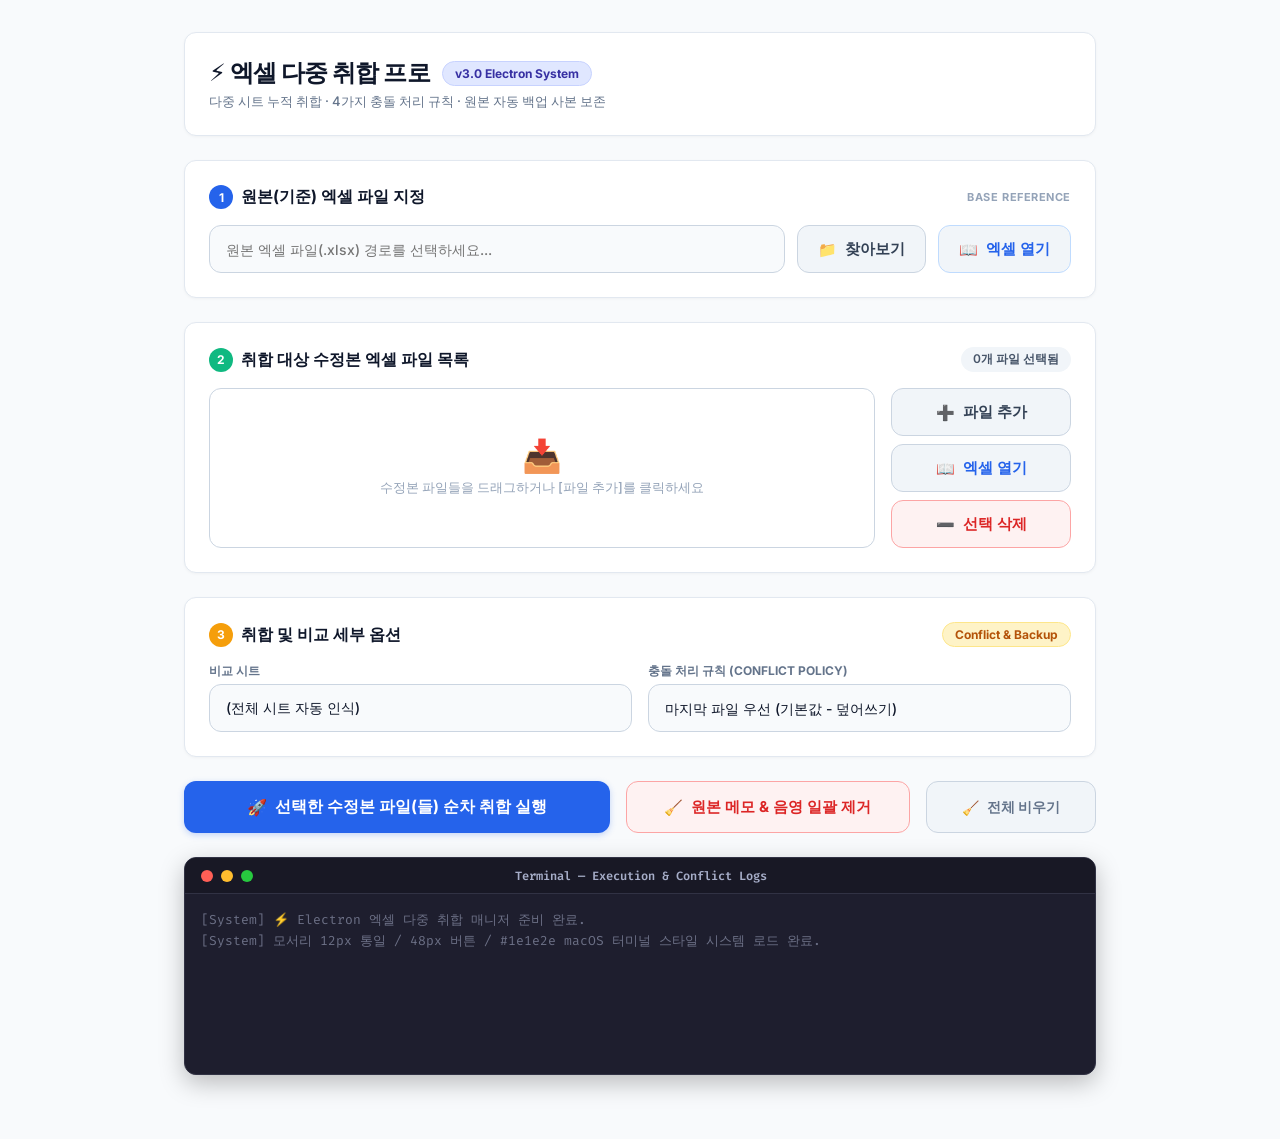
<file: index.html>
<!DOCTYPE html>
<html lang="ko">
<head>
  <meta charset="UTF-8" />
  <meta name="viewport" content="width=device-width, initial-scale=1.0" />
  <title>⚡ 엑셀 다중 취합 매니저 (Electron Modern Design System)</title>
  <link rel="stylesheet" href="styles.css" />
</head>
<body>

  <!-- Main Container -->
  <div style="max-width: 960px; margin: 0 auto; padding: 2rem 1.5rem; display: flex; flex-direction: column; gap: 1.5rem;">

    <!-- Header Container -->
    <header class="card-std" style="padding: 1.5rem; display: flex; align-items: center; justify-content: space-between;">
      <div>
        <div style="display: flex; align-items: center; gap: 0.75rem;">
          <h1 style="font-size: 1.5rem; font-weight: 800; letter-spacing: -0.025em; color: #0f172a;">
            ⚡ 엑셀 다중 취합 프로
          </h1>
          <span style="background-color: #e0e7ff; color: #3730a3; padding: 0.25rem 0.75rem; border-radius: 9999px; font-size: 12px; font-weight: 700; border: 1px solid #c7d2fe;">
            v3.0 Electron System
          </span>
        </div>
        <p style="font-size: 13px; color: #64748b; margin-top: 0.25rem; font-weight: 500;">
          다중 시트 누적 취합 · 4가지 충돌 처리 규칙 · 원본 자동 백업 사본 보존
        </p>
      </div>
    </header>

    <!-- Group 1: Base File Card -->
    <section class="card-std" style="padding: 1.5rem; display: flex; flex-direction: column; gap: 1rem;">
      <div style="display: flex; align-items: center; justify-content: space-between;">
        <div style="display: flex; align-items: center; gap: 0.5rem;">
          <span style="background-color: #2563eb; color: #ffffff; width: 24px; height: 24px; border-radius: 50%; font-size: 12px; font-weight: 700; display: inline-flex; align-items: center; justify-content: center;">1</span>
          <h2 style="font-size: 1rem; font-weight: 700; color: #0f172a;">원본(기준) 엑셀 파일 지정</h2>
        </div>
        <span style="font-size: 11px; font-weight: 700; color: #94a3b8; text-transform: uppercase; letter-spacing: 0.05em;">Base Reference</span>
      </div>

      <div style="display: grid; grid-template-columns: 1fr auto auto; gap: 0.75rem; align-items: center;">
        <input type="text" id="txtBasePath" readonly placeholder="원본 엑셀 파일(.xlsx) 경로를 선택하세요..." class="input-std" />
        <button id="btnBrowseBase" class="btn-common btn-secondary">
          <span>📁</span> <span>찾아보기</span>
        </button>
        <button id="btnOpenBase" class="btn-common btn-secondary" style="color: #2563eb; border-color: #bfdbfe;">
          <span>📖</span> <span>엑셀 열기</span>
        </button>
      </div>
    </section>

    <!-- Group 2: Modified Files Card -->
    <section class="card-std" style="padding: 1.5rem; display: flex; flex-direction: column; gap: 1rem;">
      <div style="display: flex; align-items: center; justify-content: space-between;">
        <div style="display: flex; align-items: center; gap: 0.5rem;">
          <span style="background-color: #10b981; color: #ffffff; width: 24px; height: 24px; border-radius: 50%; font-size: 12px; font-weight: 700; display: inline-flex; align-items: center; justify-content: center;">2</span>
          <h2 style="font-size: 1rem; font-weight: 700; color: #0f172a;">취합 대상 수정본 엑셀 파일 목록</h2>
        </div>
        <span id="fileCountBadge" style="background-color: #f1f5f9; color: #475569; padding: 0.25rem 0.75rem; border-radius: 9999px; font-size: 12px; font-weight: 600;">
          0개 파일 선택됨
        </span>
      </div>

      <div style="display: grid; grid-template-columns: 1fr 180px; gap: 1rem;">
        <!-- List Container -->
        <div style="border: 1px solid #cbd5e1; border-radius: 12px; overflow: hidden; background-color: #ffffff; min-height: 160px; padding: 0.75rem;">
          <div id="fileListContainer" style="display: flex; flex-direction: column; gap: 0.5rem; max-height: 150px; overflow-y: auto;">
            <div id="emptyPlaceholder" style="height: 130px; display: flex; flex-direction: column; align-items: center; justify-content: center; color: #94a3b8; font-size: 13px; font-weight: 500;">
              <span style="font-size: 2rem; margin-bottom: 0.25rem;">📥</span>
              <span>수정본 파일들을 드래그하거나 [파일 추가]를 클릭하세요</span>
            </div>
          </div>
        </div>

        <!-- Button Column -->
        <div style="display: flex; flex-direction: column; gap: 0.5rem;">
          <button id="btnAddMod" class="btn-common btn-secondary" style="width: 100%;">
            <span>➕</span> <span>파일 추가</span>
          </button>
          <button id="btnOpenMod" class="btn-common btn-secondary" style="width: 100%; color: #2563eb;">
            <span>📖</span> <span>엑셀 열기</span>
          </button>
          <button id="btnRemoveMod" class="btn-common btn-danger" style="width: 100%;">
            <span>➖</span> <span>선택 삭제</span>
          </button>
        </div>
      </div>
    </section>

    <!-- Group 3: Options Card -->
    <section class="card-std" style="padding: 1.5rem; display: flex; flex-direction: column; gap: 1rem;">
      <div style="display: flex; align-items: center; justify-content: space-between;">
        <div style="display: flex; align-items: center; gap: 0.5rem;">
          <span style="background-color: #f59e0b; color: #ffffff; width: 24px; height: 24px; border-radius: 50%; font-size: 12px; font-weight: 700; display: inline-flex; align-items: center; justify-content: center;">3</span>
          <h2 style="font-size: 1rem; font-weight: 700; color: #0f172a;">취합 및 비교 세부 옵션</h2>
        </div>
        <span style="background-color: #fef3c7; color: #b45309; padding: 0.25rem 0.75rem; border-radius: 9999px; font-size: 12px; font-weight: 700; border: 1px solid #fde68a;">
          Conflict & Backup
        </span>
      </div>

      <div style="display: grid; grid-template-columns: 1fr 1fr; gap: 1rem; align-items: center;">
        <!-- Sheet Selection -->
        <div style="display: flex; flex-direction: column; gap: 0.25rem;">
          <label style="font-size: 12px; font-weight: 700; color: #64748b; text-transform: uppercase;">비교 시트</label>
          <input type="text" value="(전체 시트 자동 인식)" class="input-std" />
        </div>

        <!-- Conflict Policy Dropdown -->
        <div style="display: flex; flex-direction: column; gap: 0.25rem;">
          <label style="font-size: 12px; font-weight: 700; color: #64748b; text-transform: uppercase;">충돌 처리 규칙 (Conflict Policy)</label>
          <select id="cboConflictPolicy" class="input-std" style="cursor: pointer;">
            <option value="0" selected>마지막 파일 우선 (기본값 - 덮어쓰기)</option>
            <option value="1">첫 번째 파일 우선 (최초 수정값 보존)</option>
            <option value="2">수치 합산 (숫자 데이터 누적 합산)</option>
            <option value="3">사용자 선택 대화상자 (충돌 시 팝업)</option>
          </select>
        </div>
      </div>
    </section>

    <!-- Primary Action Controls -->
    <div style="display: grid; grid-template-columns: 1.5fr 1fr 0.6fr; gap: 1rem;">
      <button id="btnRun" class="btn-common btn-primary" style="height: 52px; font-size: 16px;">
        <span>🚀</span> <span>선택한 수정본 파일(들) 순차 취합 실행</span>
      </button>

      <button id="btnReset" class="btn-common btn-danger" style="height: 52px; font-size: 15px;">
        <span>🧹</span> <span>원본 메모 & 음영 일괄 제거</span>
      </button>

      <button id="btnClearBoth" class="btn-common btn-secondary" style="height: 52px; font-size: 14px; color: #64748b;">
        <span>🧹</span> <span>전체 비우기</span>
      </button>
    </div>

    <!-- Requirement 3: macOS Terminal #1e1e2e Dark Console Container -->
    <div class="mac-terminal">
      <div class="mac-terminal-titlebar">
        <div class="mac-dots">
          <span class="mac-dot mac-dot-red"></span>
          <span class="mac-dot mac-dot-yellow"></span>
          <span class="mac-dot mac-dot-green"></span>
        </div>
        <span class="mac-terminal-title">Terminal — Execution & Conflict Logs</span>
        <div style="width: 50px;"></div>
      </div>
      <div id="terminalBody" class="mac-terminal-body">
        <p style="color: #6c7086;">[System] ⚡ Electron 엑셀 다중 취합 매니저 준비 완료.</p>
        <p style="color: #6c7086;">[System] 모서리 12px 통일 / 48px 버튼 / #1e1e2e macOS 터미널 스타일 시스템 로드 완료.</p>
      </div>
    </div>

  </div>

  <script src="app.js"></script>
</body>
</html>
</file>
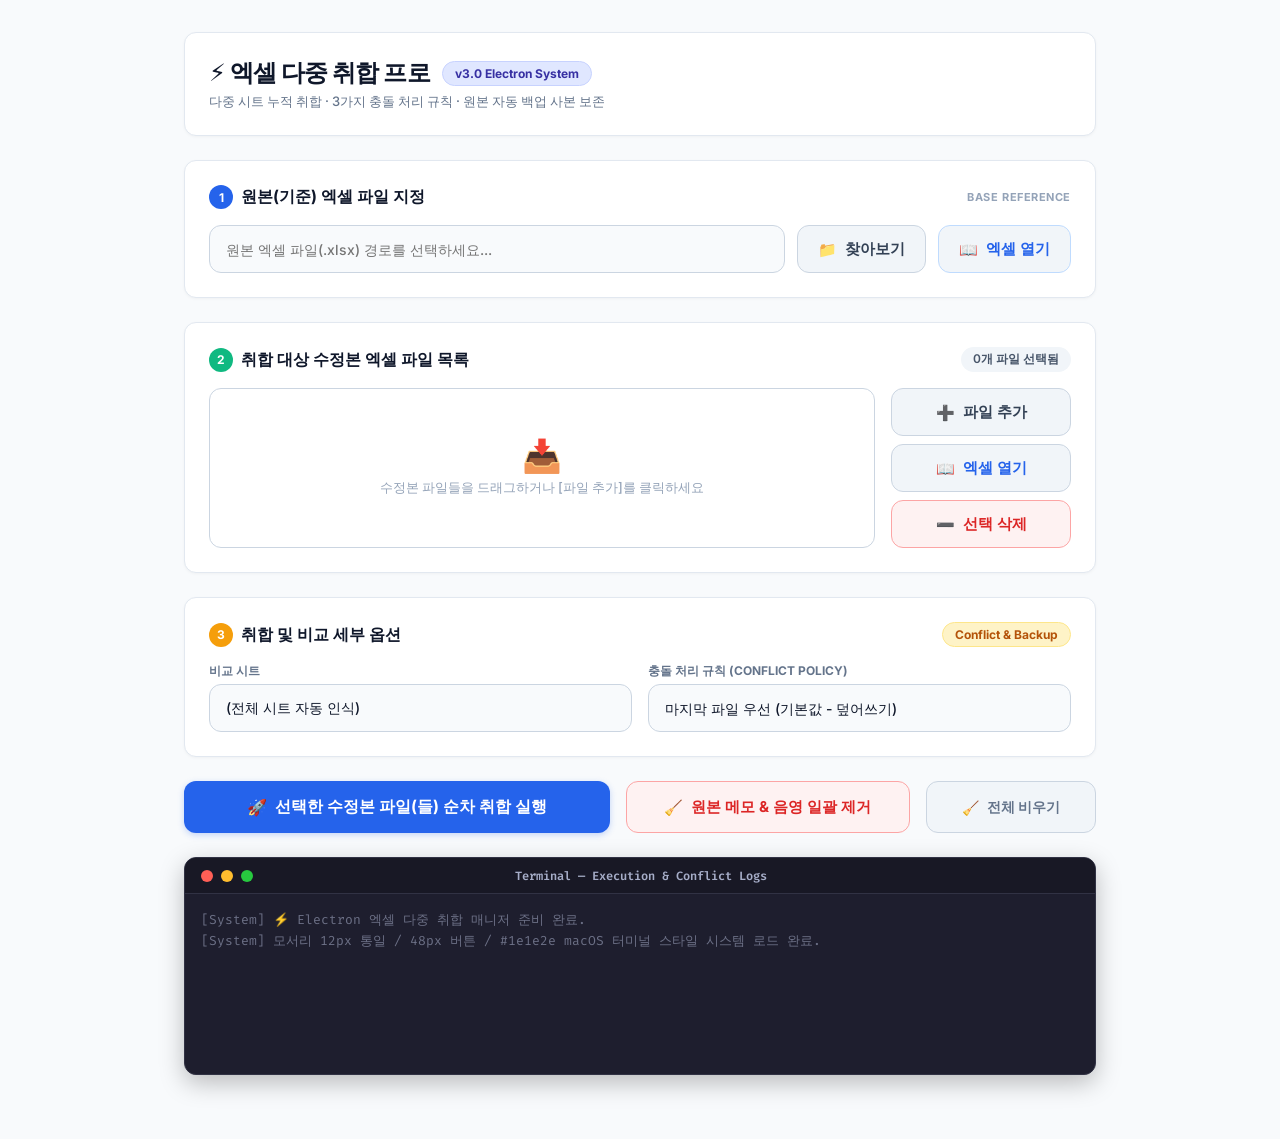
<file: MergeBooster.html>
<!DOCTYPE html>
<html lang="ko">
<head>
  <meta charset="UTF-8" />
  <meta name="viewport" content="width=device-width, initial-scale=1.0" />
  <title>⚡ 엑셀 다중 취합 매니저 (Electron Modern Design System)</title>
  <link rel="stylesheet" href="styles.css" />
</head>
<body>

  <!-- Main Container -->
  <div style="max-width: 960px; margin: 0 auto; padding: 2rem 1.5rem; display: flex; flex-direction: column; gap: 1.5rem;">

    <!-- Header Container -->
    <header class="card-std" style="padding: 1.5rem; display: flex; align-items: center; justify-content: space-between;">
      <div>
        <div style="display: flex; align-items: center; gap: 0.75rem;">
          <h1 style="font-size: 1.5rem; font-weight: 800; letter-spacing: -0.025em; color: #0f172a;">
            ⚡ 엑셀 다중 취합 프로
          </h1>
          <span style="background-color: #e0e7ff; color: #3730a3; padding: 0.25rem 0.75rem; border-radius: 9999px; font-size: 12px; font-weight: 700; border: 1px solid #c7d2fe;">
            v3.0 Electron System
          </span>
        </div>
        <p style="font-size: 13px; color: #64748b; margin-top: 0.25rem; font-weight: 500;">
          다중 시트 누적 취합 · 3가지 충돌 처리 규칙 · 원본 자동 백업 사본 보존
        </p>
      </div>
    </header>

    <!-- Group 1: Base File Card -->
    <section class="card-std" style="padding: 1.5rem; display: flex; flex-direction: column; gap: 1rem;">
      <div style="display: flex; align-items: center; justify-content: space-between;">
        <div style="display: flex; align-items: center; gap: 0.5rem;">
          <span style="background-color: #2563eb; color: #ffffff; width: 24px; height: 24px; border-radius: 50%; font-size: 12px; font-weight: 700; display: inline-flex; align-items: center; justify-content: center;">1</span>
          <h2 style="font-size: 1rem; font-weight: 700; color: #0f172a;">원본(기준) 엑셀 파일 지정</h2>
        </div>
        <span style="font-size: 11px; font-weight: 700; color: #94a3b8; text-transform: uppercase; letter-spacing: 0.05em;">Base Reference</span>
      </div>

      <div style="display: grid; grid-template-columns: 1fr auto auto; gap: 0.75rem; align-items: center;">
        <input type="text" id="txtBasePath" readonly placeholder="원본 엑셀 파일(.xlsx) 경로를 선택하세요..." class="input-std" />
        <button id="btnBrowseBase" class="btn-common btn-secondary">
          <span>📁</span> <span>찾아보기</span>
        </button>
        <button id="btnOpenBase" class="btn-common btn-secondary" style="color: #2563eb; border-color: #bfdbfe;">
          <span>📖</span> <span>엑셀 열기</span>
        </button>
      </div>
    </section>

    <!-- Group 2: Modified Files Card -->
    <section class="card-std" style="padding: 1.5rem; display: flex; flex-direction: column; gap: 1rem;">
      <div style="display: flex; align-items: center; justify-content: space-between;">
        <div style="display: flex; align-items: center; gap: 0.5rem;">
          <span style="background-color: #10b981; color: #ffffff; width: 24px; height: 24px; border-radius: 50%; font-size: 12px; font-weight: 700; display: inline-flex; align-items: center; justify-content: center;">2</span>
          <h2 style="font-size: 1rem; font-weight: 700; color: #0f172a;">취합 대상 수정본 엑셀 파일 목록</h2>
        </div>
        <span id="fileCountBadge" style="background-color: #f1f5f9; color: #475569; padding: 0.25rem 0.75rem; border-radius: 9999px; font-size: 12px; font-weight: 600;">
          0개 파일 선택됨
        </span>
      </div>

      <div style="display: grid; grid-template-columns: 1fr 180px; gap: 1rem;">
        <!-- List Container -->
        <div style="border: 1px solid #cbd5e1; border-radius: 12px; overflow: hidden; background-color: #ffffff; min-height: 160px; padding: 0.75rem;">
          <div id="fileListContainer" style="display: flex; flex-direction: column; gap: 0.5rem; max-height: 150px; overflow-y: auto;">
            <div id="emptyPlaceholder" style="height: 130px; display: flex; flex-direction: column; align-items: center; justify-content: center; color: #94a3b8; font-size: 13px; font-weight: 500;">
              <span style="font-size: 2rem; margin-bottom: 0.25rem;">📥</span>
              <span>수정본 파일들을 드래그하거나 [파일 추가]를 클릭하세요</span>
            </div>
          </div>
        </div>

        <!-- Button Column -->
        <div style="display: flex; flex-direction: column; gap: 0.5rem;">
          <button id="btnAddMod" class="btn-common btn-secondary" style="width: 100%;">
            <span>➕</span> <span>파일 추가</span>
          </button>
          <button id="btnOpenMod" class="btn-common btn-secondary" style="width: 100%; color: #2563eb;">
            <span>📖</span> <span>엑셀 열기</span>
          </button>
          <button id="btnRemoveMod" class="btn-common btn-danger" style="width: 100%;">
            <span>➖</span> <span>선택 삭제</span>
          </button>
        </div>
      </div>
    </section>

    <!-- Group 3: Options Card -->
    <section class="card-std" style="padding: 1.5rem; display: flex; flex-direction: column; gap: 1rem;">
      <div style="display: flex; align-items: center; justify-content: space-between;">
        <div style="display: flex; align-items: center; gap: 0.5rem;">
          <span style="background-color: #f59e0b; color: #ffffff; width: 24px; height: 24px; border-radius: 50%; font-size: 12px; font-weight: 700; display: inline-flex; align-items: center; justify-content: center;">3</span>
          <h2 style="font-size: 1rem; font-weight: 700; color: #0f172a;">취합 및 비교 세부 옵션</h2>
        </div>
        <span style="background-color: #fef3c7; color: #b45309; padding: 0.25rem 0.75rem; border-radius: 9999px; font-size: 12px; font-weight: 700; border: 1px solid #fde68a;">
          Conflict & Backup
        </span>
      </div>

      <div style="display: grid; grid-template-columns: 1fr 1fr; gap: 1rem; align-items: center;">
        <!-- Sheet Selection -->
        <div style="display: flex; flex-direction: column; gap: 0.25rem;">
          <label style="font-size: 12px; font-weight: 700; color: #64748b; text-transform: uppercase;">비교 시트</label>
          <input type="text" value="(전체 시트 자동 인식)" class="input-std" />
        </div>

        <!-- Conflict Policy Dropdown -->
        <div style="display: flex; flex-direction: column; gap: 0.25rem;">
          <label style="font-size: 12px; font-weight: 700; color: #64748b; text-transform: uppercase;">충돌 처리 규칙 (Conflict Policy)</label>
          <select id="cboConflictPolicy" class="input-std" style="cursor: pointer;">
            <option value="0" selected>마지막 파일 우선 (기본값 - 덮어쓰기)</option>
            <option value="1">첫 번째 파일 우선 (최초 수정값 보존)</option>
            <option value="2">사용자 선택 대화상자 (충돌 시 팝업)</option>
          </select>
        </div>
      </div>
    </section>

    <!-- Primary Action Controls -->
    <div style="display: grid; grid-template-columns: 1.5fr 1fr 0.6fr; gap: 1rem;">
      <button id="btnRun" class="btn-common btn-primary" style="height: 52px; font-size: 16px;">
        <span>🚀</span> <span>선택한 수정본 파일(들) 순차 취합 실행</span>
      </button>

      <button id="btnReset" class="btn-common btn-danger" style="height: 52px; font-size: 15px;">
        <span>🧹</span> <span>원본 메모 & 음영 일괄 제거</span>
      </button>

      <button id="btnClearBoth" class="btn-common btn-secondary" style="height: 52px; font-size: 14px; color: #64748b;">
        <span>🧹</span> <span>전체 비우기</span>
      </button>
    </div>

    <!-- Requirement 3: macOS Terminal #1e1e2e Dark Console Container -->
    <div class="mac-terminal">
      <div class="mac-terminal-titlebar">
        <div class="mac-dots">
          <span class="mac-dot mac-dot-red"></span>
          <span class="mac-dot mac-dot-yellow"></span>
          <span class="mac-dot mac-dot-green"></span>
        </div>
        <span class="mac-terminal-title">Terminal — Execution & Conflict Logs</span>
        <div style="width: 50px;"></div>
      </div>
      <div id="terminalBody" class="mac-terminal-body">
        <p style="color: #6c7086;">[System] ⚡ Electron 엑셀 다중 취합 매니저 준비 완료.</p>
        <p style="color: #6c7086;">[System] 모서리 12px 통일 / 48px 버튼 / #1e1e2e macOS 터미널 스타일 시스템 로드 완료.</p>
      </div>
    </div>

  </div>

  <script src="app.js"></script>
</body>
</html>
</file>
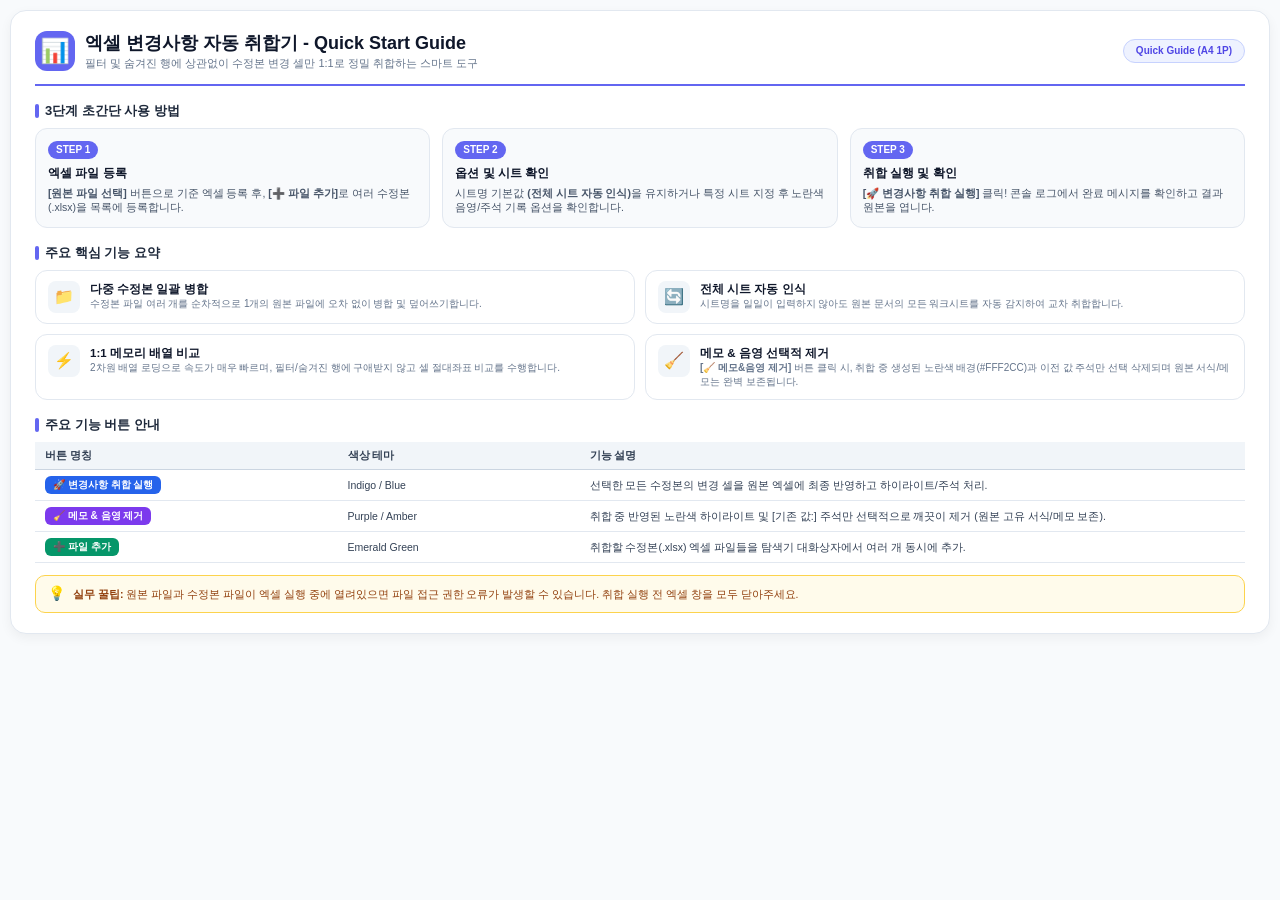
<file: docs/manuals/quick_guide.html>
<!DOCTYPE html>
<html lang="ko">
<head>
<meta charset="UTF-8">
<meta name="viewport" content="width=device-width, initial-scale=1.0">
<title>Excel Diff Aggregator - Quick Start Guide</title>
<style>
  @page {
    size: A4 portrait;
    margin: 10mm 12mm;
  }
  * {
    box-sizing: border-box;
    margin: 0;
    padding: 0;
    font-family: 'Pretendard', 'Segoe UI', 'Malgun Gothic', sans-serif;
  }
  body {
    background-color: #F8FAFC;
    color: #0F172A;
    font-size: 12px;
    line-height: 1.4;
    padding: 10px;
  }
  .container {
    max-width: 100%;
    margin: 0 auto;
    background: #FFFFFF;
    border-radius: 16px;
    padding: 20px 24px;
    box-shadow: 0 4px 12px rgba(0,0,0,0.05);
    border: 1px solid #E2E8F0;
  }
  
  /* Header */
  .header {
    display: flex;
    justify-content: space-between;
    align-items: center;
    border-bottom: 2px solid #6366F1;
    padding-bottom: 12px;
    margin-bottom: 16px;
  }
  .title-group {
    display: flex;
    align-items: center;
    gap: 10px;
  }
  .logo-icon {
    font-size: 24px;
    background: #6366F1;
    color: #FFFFFF;
    width: 40px;
    height: 40px;
    border-radius: 12px;
    display: flex;
    align-items: center;
    justify-content: center;
  }
  .header h1 {
    font-size: 18px;
    font-weight: 700;
    color: #0F172A;
  }
  .header p {
    font-size: 11px;
    color: #64748B;
  }
  .badge {
    background: #EEF2FF;
    color: #4F46E5;
    font-size: 10px;
    font-weight: 700;
    padding: 4px 12px;
    border-radius: 9999px;
    border: 1px solid #C7D2FE;
  }

  /* Section Titles */
  .section-title {
    font-size: 13px;
    font-weight: 700;
    color: #1E293B;
    margin-bottom: 8px;
    display: flex;
    align-items: center;
    gap: 6px;
  }
  .section-title::before {
    content: '';
    display: inline-block;
    width: 4px;
    height: 14px;
    background: #6366F1;
    border-radius: 2px;
  }

  /* Step Flow */
  .step-container {
    display: grid;
    grid-template-columns: repeat(3, 1fr);
    gap: 12px;
    margin-bottom: 16px;
  }
  .step-card {
    background: #F8FAFC;
    border: 1px solid #E2E8F0;
    border-radius: 12px;
    padding: 12px;
    position: relative;
  }
  .step-number {
    display: inline-block;
    background: #6366F1;
    color: #FFFFFF;
    font-size: 10px;
    font-weight: 700;
    padding: 2px 8px;
    border-radius: 9999px;
    margin-bottom: 6px;
  }
  .step-card h3 {
    font-size: 12px;
    font-weight: 700;
    color: #0F172A;
    margin-bottom: 4px;
  }
  .step-card p {
    font-size: 10.5px;
    color: #475569;
  }

  /* Feature Grid */
  .feature-grid {
    display: grid;
    grid-template-columns: 1fr 1fr;
    gap: 10px;
    margin-bottom: 16px;
  }
  .feature-card {
    background: #FFFFFF;
    border: 1px solid #E2E8F0;
    border-radius: 12px;
    padding: 10px 12px;
    display: flex;
    align-items: flex-start;
    gap: 10px;
  }
  .feature-icon {
    font-size: 16px;
    background: #F1F5F9;
    width: 32px;
    height: 32px;
    border-radius: 8px;
    display: flex;
    align-items: center;
    justify-content: center;
    flex-shrink: 0;
  }
  .feature-card h4 {
    font-size: 11.5px;
    font-weight: 700;
    color: #0F172A;
  }
  .feature-card p {
    font-size: 10px;
    color: #64748B;
  }

  /* Reference Table */
  .table-container {
    margin-bottom: 12px;
  }
  table {
    width: 100%;
    border-collapse: collapse;
    font-size: 10.5px;
  }
  th {
    background: #F1F5F9;
    color: #334155;
    font-weight: 700;
    text-align: left;
    padding: 6px 10px;
    border-bottom: 1px solid #CBD5E1;
  }
  td {
    padding: 6px 10px;
    border-bottom: 1px solid #E2E8F0;
    color: #334155;
  }
  .btn-tag {
    display: inline-block;
    padding: 2px 8px;
    border-radius: 6px;
    font-weight: 700;
    font-size: 10px;
    color: #FFF;
  }
  .btn-run { background: #2563EB; }
  .btn-reset { background: #7C3AED; }
  .btn-add { background: #059669; }

  /* Tip Box */
  .tip-box {
    background: #FFFBEB;
    border: 1px solid #FCD34D;
    border-radius: 10px;
    padding: 8px 12px;
    font-size: 10.5px;
    color: #92400E;
    display: flex;
    align-items: center;
    gap: 8px;
  }

  @media print {
    body {
      background: none;
      padding: 0;
    }
    .container {
      box-shadow: none;
      border: none;
      padding: 0;
    }
  }
</style>
</head>
<body>

<div class="container">
  <!-- Header -->
  <div class="header">
    <div class="title-group">
      <div class="logo-icon">📊</div>
      <div>
        <h1>엑셀 변경사항 자동 취합기 - Quick Start Guide</h1>
        <p>필터 및 숨겨진 행에 상관없이 수정본 변경 셀만 1:1로 정밀 취합하는 스마트 도구</p>
      </div>
    </div>
    <div class="badge">Quick Guide (A4 1P)</div>
  </div>

  <!-- Step Flow -->
  <div class="section-title">3단계 초간단 사용 방법</div>
  <div class="step-container">
    <div class="step-card">
      <span class="step-number">STEP 1</span>
      <h3>엑셀 파일 등록</h3>
      <p><b>[원본 파일 선택]</b> 버튼으로 기준 엑셀 등록 후, <b>[➕ 파일 추가]</b>로 여러 수정본(.xlsx)을 목록에 등록합니다.</p>
    </div>
    <div class="step-card">
      <span class="step-number">STEP 2</span>
      <h3>옵션 및 시트 확인</h3>
      <p>시트명 기본값 <b>(전체 시트 자동 인식)</b>을 유지하거나 특정 시트 지정 후 노란색 음영/주석 기록 옵션을 확인합니다.</p>
    </div>
    <div class="step-card">
      <span class="step-number">STEP 3</span>
      <h3>취합 실행 및 확인</h3>
      <p><b>[🚀 변경사항 취합 실행]</b> 클릭! 콘솔 로그에서 완료 메시지를 확인하고 결과 원본을 엽니다.</p>
    </div>
  </div>

  <!-- Feature Grid -->
  <div class="section-title">주요 핵심 기능 요약</div>
  <div class="feature-grid">
    <div class="feature-card">
      <div class="feature-icon">📁</div>
      <div>
        <h4>다중 수정본 일괄 병합</h4>
        <p>수정본 파일 여러 개를 순차적으로 1개의 원본 파일에 오차 없이 병합 및 덮어쓰기합니다.</p>
      </div>
    </div>
    <div class="feature-card">
      <div class="feature-icon">🔄</div>
      <div>
        <h4>전체 시트 자동 인식</h4>
        <p>시트명을 일일이 입력하지 않아도 원본 문서의 모든 워크시트를 자동 감지하여 교차 취합합니다.</p>
      </div>
    </div>
    <div class="feature-card">
      <div class="feature-icon">⚡</div>
      <div>
        <h4>1:1 메모리 배열 비교</h4>
        <p>2차원 배열 로딩으로 속도가 매우 빠르며, 필터/숨겨진 행에 구애받지 않고 셀 절대좌표 비교를 수행합니다.</p>
      </div>
    </div>
    <div class="feature-card">
      <div class="feature-icon">🧹</div>
      <div>
        <h4>메모 & 음영 선택적 제거</h4>
        <p><b>[🧹 메모&음영 제거]</b> 버튼 클릭 시, 취합 중 생성된 노란색 배경(#FFF2CC)과 이전 값 주석만 선택 삭제되며 원본 서식/메모는 완벽 보존됩니다.</p>
      </div>
    </div>
  </div>

  <!-- Table -->
  <div class="section-title">주요 기능 버튼 안내</div>
  <div class="table-container">
    <table>
      <thead>
        <tr>
          <th style="width: 25%;">버튼 명칭</th>
          <th style="width: 20%;">색상 테마</th>
          <th>기능 설명</th>
        </tr>
      </thead>
      <tbody>
        <tr>
          <td><span class="btn-tag btn-run">🚀 변경사항 취합 실행</span></td>
          <td>Indigo / Blue</td>
          <td>선택한 모든 수정본의 변경 셀을 원본 엑셀에 최종 반영하고 하이라이트/주석 처리.</td>
        </tr>
        <tr>
          <td><span class="btn-tag btn-reset">🧹 메모 & 음영 제거</span></td>
          <td>Purple / Amber</td>
          <td>취합 중 반영된 노란색 하이라이트 및 [기존 값:] 주석만 선택적으로 깨끗이 제거 (원본 고유 서식/메모 보존).</td>
        </tr>
        <tr>
          <td><span class="btn-tag btn-add">➕ 파일 추가</span></td>
          <td>Emerald Green</td>
          <td>취합할 수정본(.xlsx) 엑셀 파일들을 탐색기 대화상자에서 여러 개 동시에 추가.</td>
        </tr>
      </tbody>
    </table>
  </div>

  <!-- Tip Box -->
  <div class="tip-box">
    <span style="font-size: 14px;">💡</span>
    <div>
      <b>실무 꿀팁:</b> 원본 파일과 수정본 파일이 엑셀 실행 중에 열려있으면 파일 접근 권한 오류가 발생할 수 있습니다. 취합 실행 전 엑셀 창을 모두 닫아주세요.
    </div>
  </div>
</div>

</body>
</html>
</file>
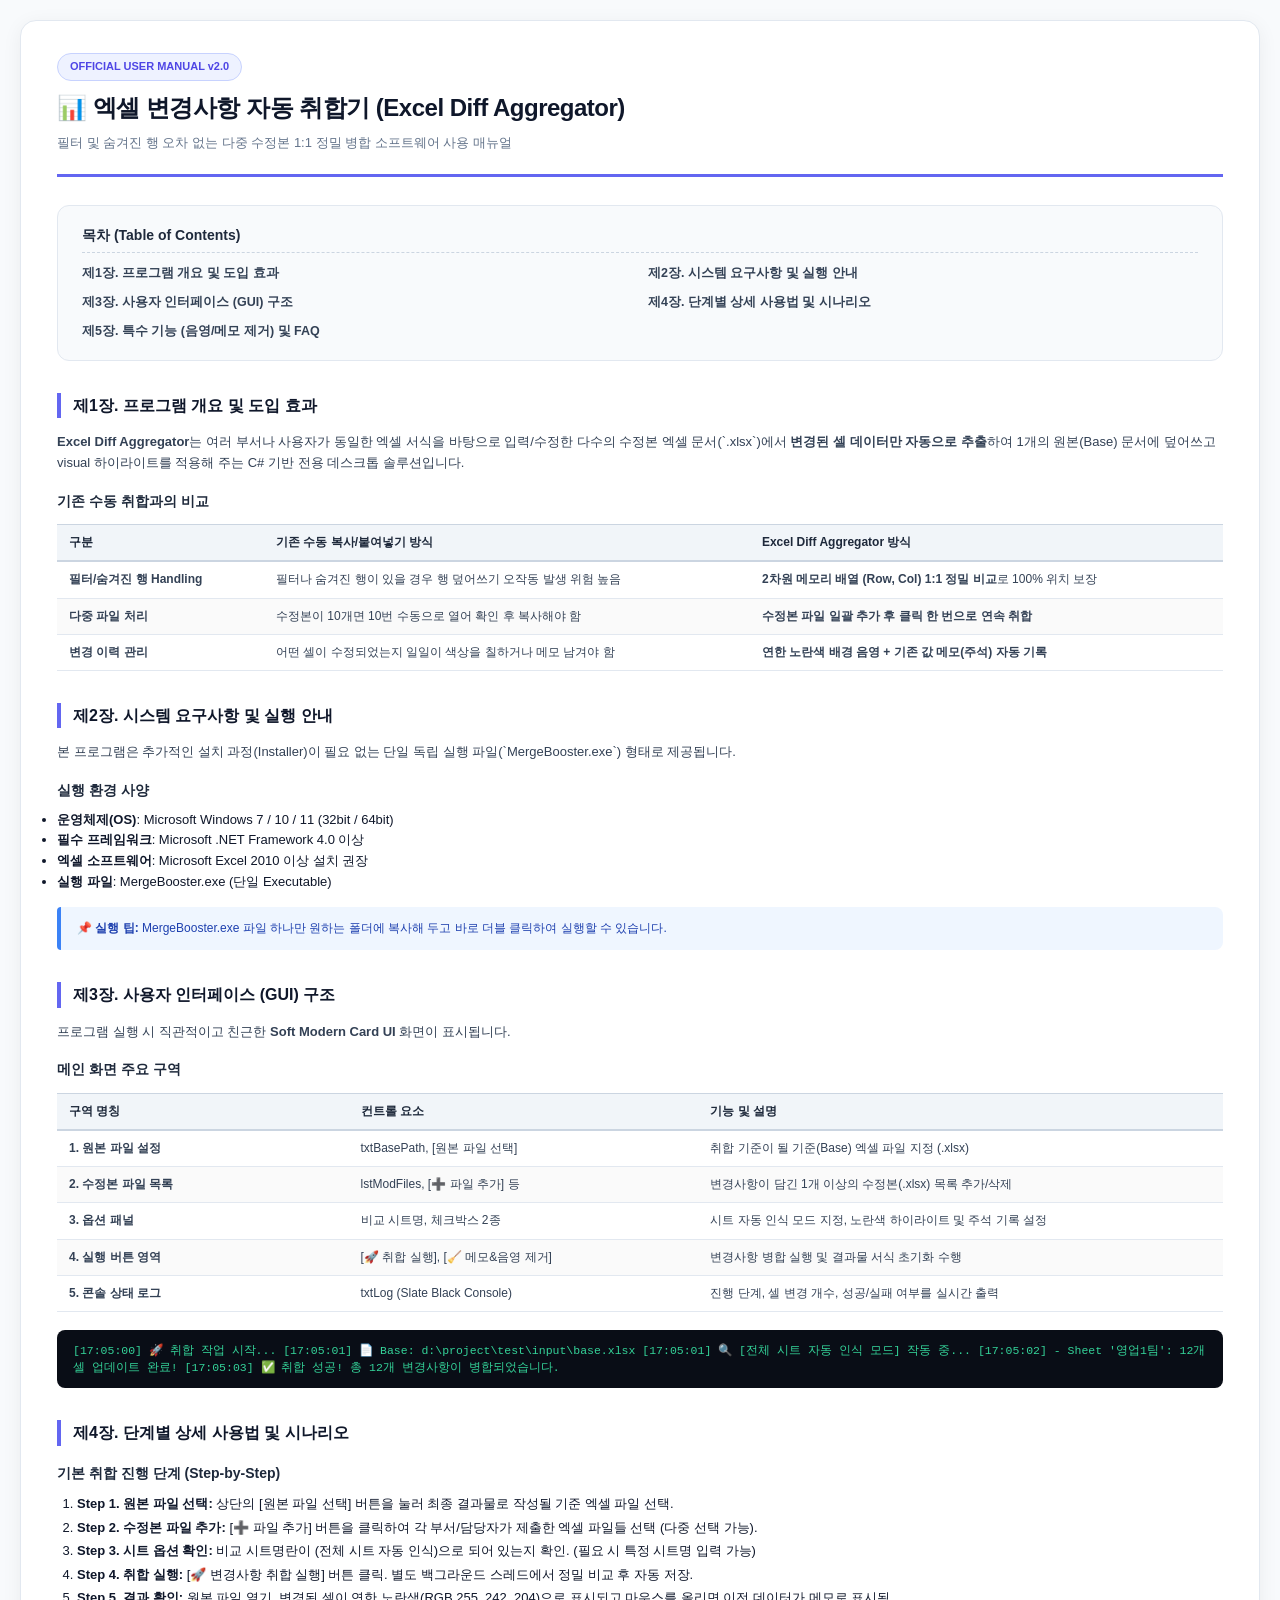
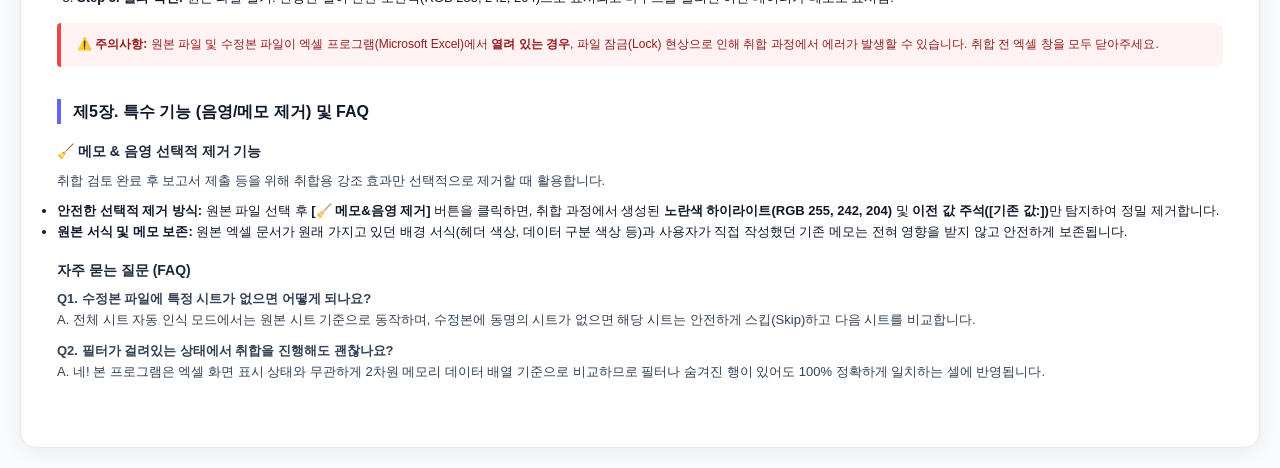
<file: docs/manuals/user_manual.html>
<!DOCTYPE html>
<html lang="ko">
<head>
<meta charset="UTF-8">
<meta name="viewport" content="width=device-width, initial-scale=1.0">
<title>Excel Diff Aggregator - 표준 사용 매뉴얼</title>
<style>
  @page {
    size: A4 portrait;
    margin: 15mm 18mm;
  }
  * {
    box-sizing: border-box;
    margin: 0;
    padding: 0;
    font-family: 'Pretendard', 'Segoe UI', 'Malgun Gothic', sans-serif;
  }
  body {
    background-color: #F8FAFC;
    color: #0F172A;
    font-size: 13px;
    line-height: 1.6;
    padding: 20px;
  }
  .manual-wrapper {
    max-width: 100%;
    margin: 0 auto;
    background: #FFFFFF;
    border-radius: 16px;
    padding: 32px 36px;
    box-shadow: 0 4px 20px rgba(0,0,0,0.06);
    border: 1px solid #E2E8F0;
  }

  /* Cover Header */
  .cover-header {
    border-bottom: 3px solid #6366F1;
    padding-bottom: 20px;
    margin-bottom: 28px;
  }
  .cover-badge {
    display: inline-block;
    background: #EEF2FF;
    color: #4F46E5;
    font-size: 11px;
    font-weight: 700;
    padding: 4px 12px;
    border-radius: 9999px;
    border: 1px solid #C7D2FE;
    margin-bottom: 8px;
  }
  .cover-title {
    font-size: 24px;
    font-weight: 800;
    color: #0F172A;
    letter-spacing: -0.5px;
    margin-bottom: 6px;
  }
  .cover-subtitle {
    font-size: 13px;
    color: #64748B;
  }

  /* TOC */
  .toc-box {
    background: #F8FAFC;
    border: 1px solid #E2E8F0;
    border-radius: 12px;
    padding: 18px 24px;
    margin-bottom: 32px;
  }
  .toc-title {
    font-size: 14px;
    font-weight: 700;
    color: #1E293B;
    margin-bottom: 10px;
    border-bottom: 1px dashed #CBD5E1;
    padding-bottom: 6px;
  }
  .toc-list {
    list-style: none;
    display: grid;
    grid-template-columns: 1fr 1fr;
    gap: 8px 16px;
  }
  .toc-list li a {
    text-decoration: none;
    color: #334155;
    font-weight: 600;
    font-size: 12.5px;
  }
  .toc-list li a:hover {
    color: #2563EB;
  }

  /* Chapter styling */
  .chapter {
    margin-bottom: 32px;
  }
  .chapter-header {
    display: flex;
    align-items: center;
    gap: 10px;
    font-size: 16px;
    font-weight: 800;
    color: #0F172A;
    border-left: 4px solid #6366F1;
    padding-left: 12px;
    margin-bottom: 14px;
  }
  .chapter p {
    color: #334155;
    margin-bottom: 10px;
  }

  /* Subheadings */
  h3 {
    font-size: 14px;
    font-weight: 700;
    color: #1E293B;
    margin: 16px 0 8px 0;
  }

  /* Tables */
  table {
    width: 100%;
    border-collapse: collapse;
    margin: 12px 0 18px 0;
    font-size: 12px;
  }
  th {
    background: #F1F5F9;
    color: #1E293B;
    font-weight: 700;
    text-align: left;
    padding: 8px 12px;
    border-top: 1px solid #CBD5E1;
    border-bottom: 2px solid #CBD5E1;
  }
  td {
    padding: 8px 12px;
    border-bottom: 1px solid #E2E8F0;
    color: #334155;
  }
  tr:nth-child(even) {
    background: #FAFAFA;
  }

  /* Callout Boxes */
  .info-box {
    background: #EFF6FF;
    border-left: 4px solid #3B82F6;
    border-radius: 4px 8px 8px 4px;
    padding: 12px 16px;
    margin: 14px 0;
    font-size: 12px;
    color: #1E40AF;
  }
  .warn-box {
    background: #FEF2F2;
    border-left: 4px solid #EF4444;
    border-radius: 4px 8px 8px 4px;
    padding: 12px 16px;
    margin: 14px 0;
    font-size: 12px;
    color: #991B1B;
  }

  /* Code / Console block */
  .console-preview {
    background: #090D16;
    color: #34D399;
    font-family: 'Consolas', 'Courier New', monospace;
    font-size: 11.5px;
    padding: 12px 16px;
    border-radius: 8px;
    line-height: 1.5;
    margin: 12px 0;
  }

  .page-break {
    page-break-after: always;
  }

  @media print {
    body {
      background: none;
      padding: 0;
    }
    .manual-wrapper {
      box-shadow: none;
      border: none;
      padding: 0;
    }
  }
</style>
</head>
<body>

<div class="manual-wrapper">

  <!-- Cover Header -->
  <div class="cover-header">
    <span class="cover-badge">OFFICIAL USER MANUAL v2.0</span>
    <h1 class="cover-title">📊 엑셀 변경사항 자동 취합기 (Excel Diff Aggregator)</h1>
    <p class="cover-subtitle">필터 및 숨겨진 행 오차 없는 다중 수정본 1:1 정밀 병합 소프트웨어 사용 매뉴얼</p>
  </div>

  <!-- TOC -->
  <div class="toc-box">
    <div class="toc-title">목차 (Table of Contents)</div>
    <ul class="toc-list">
      <li><a href="#ch1">제1장. 프로그램 개요 및 도입 효과</a></li>
      <li><a href="#ch2">제2장. 시스템 요구사항 및 실행 안내</a></li>
      <li><a href="#ch3">제3장. 사용자 인터페이스 (GUI) 구조</a></li>
      <li><a href="#ch4">제4장. 단계별 상세 사용법 및 시나리오</a></li>
      <li><a href="#ch5">제5장. 특수 기능 (음영/메모 제거) 및 FAQ</a></li>
    </ul>
  </div>

  <!-- Chapter 1 -->
  <div class="chapter" id="ch1">
    <div class="chapter-header">제1장. 프로그램 개요 및 도입 효과</div>
    <p><b>Excel Diff Aggregator</b>는 여러 부서나 사용자가 동일한 엑셀 서식을 바탕으로 입력/수정한 다수의 수정본 엑셀 문서(`.xlsx`)에서 <b>변경된 셀 데이터만 자동으로 추출</b>하여 1개의 원본(Base) 문서에 덮어쓰고 visual 하이라이트를 적용해 주는 C# 기반 전용 데스크톱 솔루션입니다.</p>
    
    <h3>기존 수동 취합과의 비교</h3>
    <table>
      <thead>
        <tr>
          <th>구분</th>
          <th>기존 수동 복사/붙여넣기 방식</th>
          <th>Excel Diff Aggregator 방식</th>
        </tr>
      </thead>
      <tbody>
        <tr>
          <td><b>필터/숨겨진 행 Handling</b></td>
          <td>필터나 숨겨진 행이 있을 경우 행 덮어쓰기 오작동 발생 위험 높음</td>
          <td><b>2차원 메모리 배열 (Row, Col) 1:1 정밀 비교</b>로 100% 위치 보장</td>
        </tr>
        <tr>
          <td><b>다중 파일 처리</b></td>
          <td>수정본이 10개면 10번 수동으로 열어 확인 후 복사해야 함</td>
          <td><b>수정본 파일 일괄 추가 후 클릭 한 번으로 연속 취합</b></td>
        </tr>
        <tr>
          <td><b>변경 이력 관리</b></td>
          <td>어떤 셀이 수정되었는지 일일이 색상을 칠하거나 메모 남겨야 함</td>
          <td><b>연한 노란색 배경 음영 + 기존 값 메모(주석) 자동 기록</b></td>
        </tr>
      </tbody>
    </table>
  </div>

  <!-- Chapter 2 -->
  <div class="chapter" id="ch2">
    <div class="chapter-header">제2장. 시스템 요구사항 및 실행 안내</div>
    <p>본 프로그램은 추가적인 설치 과정(Installer)이 필요 없는 단일 독립 실행 파일(`MergeBooster.exe`) 형태로 제공됩니다.</p>
    
    <h3>실행 환경 사양</h3>
    <ul>
      <li><b>운영체제(OS)</b>: Microsoft Windows 7 / 10 / 11 (32bit / 64bit)</li>
      <li><b>필수 프레임워크</b>: Microsoft .NET Framework 4.0 이상</li>
      <li><b>엑셀 소프트웨어</b>: Microsoft Excel 2010 이상 설치 권장</li>
      <li><b>실행 파일</b>: <code>MergeBooster.exe</code> (단일 Executable)</li>
    </ul>

    <div class="info-box">
      <b>📌 실행 팁:</b> <code>MergeBooster.exe</code> 파일 하나만 원하는 폴더에 복사해 두고 바로 더블 클릭하여 실행할 수 있습니다.
    </div>
  </div>

  <div class="page-break"></div>

  <!-- Chapter 3 -->
  <div class="chapter" id="ch3">
    <div class="chapter-header">제3장. 사용자 인터페이스 (GUI) 구조</div>
    <p>프로그램 실행 시 직관적이고 친근한 <b>Soft Modern Card UI</b> 화면이 표시됩니다.</p>
    
    <h3>메인 화면 주요 구역</h3>
    <table>
      <thead>
        <tr>
          <th style="width: 25%;">구역 명칭</th>
          <th style="width: 30%;">컨트롤 요소</th>
          <th>기능 및 설명</th>
        </tr>
      </thead>
      <tbody>
        <tr>
          <td><b>1. 원본 파일 설정</b></td>
          <td><code>txtBasePath</code>, <code>[원본 파일 선택]</code></td>
          <td>취합 기준이 될 기준(Base) 엑셀 파일 지정 (.xlsx)</td>
        </tr>
        <tr>
          <td><b>2. 수정본 파일 목록</b></td>
          <td><code>lstModFiles</code>, <code>[➕ 파일 추가]</code> 등</td>
          <td>변경사항이 담긴 1개 이상의 수정본(.xlsx) 목록 추가/삭제</td>
        </tr>
        <tr>
          <td><b>3. 옵션 패널</b></td>
          <td>비교 시트명, 체크박스 2종</td>
          <td>시트 자동 인식 모드 지정, 노란색 하이라이트 및 주석 기록 설정</td>
        </tr>
        <tr>
          <td><b>4. 실행 버튼 영역</b></td>
          <td><code>[🚀 취합 실행]</code>, <code>[🧹 메모&음영 제거]</code></td>
          <td>변경사항 병합 실행 및 결과물 서식 초기화 수행</td>
        </tr>
        <tr>
          <td><b>5. 콘솔 상태 로그</b></td>
          <td><code>txtLog</code> (Slate Black Console)</td>
          <td>진행 단계, 셀 변경 개수, 성공/실패 여부를 실시간 출력</td>
        </tr>
      </tbody>
    </table>

    <div class="console-preview">
[17:05:00] 🚀 취합 작업 시작...
[17:05:01] 📄 Base: d:\project\test\input\base.xlsx
[17:05:01] 🔍 [전체 시트 자동 인식 모드] 작동 중...
[17:05:02]   - Sheet '영업1팀': 12개 셀 업데이트 완료!
[17:05:03] ✅ 취합 성공! 총 12개 변경사항이 병합되었습니다.
    </div>
  </div>

  <!-- Chapter 4 -->
  <div class="chapter" id="ch4">
    <div class="chapter-header">제4장. 단계별 상세 사용법 및 시나리오</div>
    
    <h3>기본 취합 진행 단계 (Step-by-Step)</h3>
    <ol style="margin-left: 20px; line-height: 1.8;">
      <li><b>Step 1. 원본 파일 선택:</b> 상단의 <code>[원본 파일 선택]</code> 버튼을 눌러 최종 결과물로 작성될 기준 엑셀 파일 선택.</li>
      <li><b>Step 2. 수정본 파일 추가:</b> <code>[➕ 파일 추가]</code> 버튼을 클릭하여 각 부서/담당자가 제출한 엑셀 파일들 선택 (다중 선택 가능).</li>
      <li><b>Step 3. 시트 옵션 확인:</b> 비교 시트명란이 <code>(전체 시트 자동 인식)</code>으로 되어 있는지 확인. (필요 시 특정 시트명 입력 가능)</li>
      <li><b>Step 4. 취합 실행:</b> <code>[🚀 변경사항 취합 실행]</code> 버튼 클릭. 별도 백그라운드 스레드에서 정밀 비교 후 자동 저장.</li>
      <li><b>Step 5. 결과 확인:</b> 원본 파일 열기. 변경된 셀이 연한 노란색(RGB 255, 242, 204)으로 표시되고 마우스를 올리면 이전 데이터가 메모로 표시됨.</li>
    </ol>

    <div class="warn-box">
      <b>⚠️ 주의사항:</b> 원본 파일 및 수정본 파일이 엑셀 프로그램(Microsoft Excel)에서 <b>열려 있는 경우</b>, 파일 잠금(Lock) 현상으로 인해 취합 과정에서 에러가 발생할 수 있습니다. 취합 전 엑셀 창을 모두 닫아주세요.
    </div>
  </div>

  <!-- Chapter 5 -->
  <div class="chapter" id="ch5">
    <div class="chapter-header">제5장. 특수 기능 (음영/메모 제거) 및 FAQ</div>
    
    <h3>🧹 메모 & 음영 선택적 제거 기능</h3>
    <p>취합 검토 완료 후 보고서 제출 등을 위해 취합용 강조 효과만 선택적으로 제거할 때 활용합니다.</p>
    <ul>
      <li><b>안전한 선택적 제거 방식:</b> 원본 파일 선택 후 <b>[🧹 메모&음영 제거]</b> 버튼을 클릭하면, 취합 과정에서 생성된 <b>노란색 하이라이트(RGB 255, 242, 204)</b> 및 <b>이전 값 주석([기존 값:])</b>만 탐지하여 정밀 제거합니다.</li>
      <li><b>원본 서식 및 메모 보존:</b> 원본 엑셀 문서가 원래 가지고 있던 배경 서식(헤더 색상, 데이터 구분 색상 등)과 사용자가 직접 작성했던 기존 메모는 전혀 영향을 받지 않고 안전하게 보존됩니다.</li>
    </ul>

    <h3>자주 묻는 질문 (FAQ)</h3>
    <p><b>Q1. 수정본 파일에 특정 시트가 없으면 어떻게 되나요?</b><br>
    A. 전체 시트 자동 인식 모드에서는 원본 시트 기준으로 동작하며, 수정본에 동명의 시트가 없으면 해당 시트는 안전하게 스킵(Skip)하고 다음 시트를 비교합니다.</p>

    <p><b>Q2. 필터가 걸려있는 상태에서 취합을 진행해도 괜찮나요?</b><br>
    A. 네! 본 프로그램은 엑셀 화면 표시 상태와 무관하게 2차원 메모리 데이터 배열 기준으로 비교하므로 필터나 숨겨진 행이 있어도 100% 정확하게 일치하는 셀에 반영됩니다.</p>
  </div>

</div>

</body>
</html>
</file>
<file: styles.css>
@import url('https://fonts.googleapis.com/css2?family=Fira+Code:wght@400;500;600&family=Inter:wght@400;500;600;700;800&display=swap');

/* CSS Reset & Electron Default Normalization */
*, *::before, *::after {
  box-sizing: border-box;
  margin: 0;
  padding: 0;
}

/* Requirement 1: Neutralize Electron/Chromium default button styles */
button, input, select, textarea {
  -webkit-appearance: none;
  -moz-appearance: none;
  appearance: none;
  border: none;
  outline: none;
  background: transparent;
  font-family: inherit;
}

/* 모든 버튼은 굵은 글씨 (데스크톱 앱 FontStyle.Bold와 동일) */
button {
  font-weight: 700;
}

button:disabled {
  pointer-events: none;
}

body {
  font-family: 'Inter', system-ui, -apple-system, BlinkMacSystemFont, "Segoe UI", Roboto, sans-serif;
  background-color: #f8fafc;
  color: #0f172a;
  min-height: 100vh;
  -webkit-font-smoothing: antialiased;
  padding-bottom: 2rem;
}

/* Requirement 1 & 2: 12px Border Radius Standardization & Overflow Hidden */
.rounded-std {
  border-radius: 12px !important;
  overflow: hidden !important;
}

.card-std {
  background-color: #ffffff;
  border: 1px solid #e2e8f0;
  border-radius: 12px;
  overflow: hidden;
  box-shadow: 0 1px 3px rgba(0, 0, 0, 0.04);
  transition: all 0.2s ease-in-out;
}

.card-std:hover {
  box-shadow: 0 4px 12px rgba(0, 0, 0, 0.06);
}

/* Requirement 2: Button Common Styles (Height 48px, Font 15px semi-bold, Center flex, Transition) */
.btn-common {
  display: inline-flex;
  align-items: center;
  justify-content: center;
  gap: 0.5rem;
  height: 48px;
  border-radius: 12px;
  font-size: 15px;
  font-weight: 700;
  cursor: pointer;
  overflow: hidden;
  transition: all 0.2s cubic-bezier(0.4, 0, 0.2, 1);
  user-select: none;
  text-decoration: none;
  padding: 0 1.25rem;
  white-space: nowrap;
}

.btn-common:active {
  transform: scale(0.98);
}

/* Requirement 2.3: Button Color Palette Hierarchy */

/* Primary Button (Blue-600 Signature) */
.btn-primary {
  background-color: #2563eb;
  color: #ffffff;
  border: 1px solid transparent;
  box-shadow: 0 2px 6px rgba(37, 99, 235, 0.25);
}

.btn-primary:hover {
  background-color: #1d4ed8;
  box-shadow: 0 4px 12px rgba(37, 99, 235, 0.35);
}

.btn-primary:active {
  background-color: #1e40af;
}

/* Danger Button (Soft Pink Rose-50 Background + Rose-600 Text + Border) */
.btn-danger {
  background-color: #fef2f2;
  color: #dc2626;
  border: 1px solid #fca5a5;
}

.btn-danger:hover {
  background-color: #fee2e2;
  border-color: #f87171;
}

.btn-danger:active {
  background-color: #fecaca;
}

/* Secondary Button (Neutral Slate-100 Ghost/Outline Style) */
.btn-secondary {
  background-color: #f1f5f9;
  color: #334155;
  border: 1px solid #cbd5e1;
}

.btn-secondary:hover {
  background-color: #e2e8f0;
  color: #0f172a;
}

.btn-secondary:active {
  background-color: #cbd5e1;
}

/* Requirement 2.1: Input Form Style */
.input-std {
  height: 48px;
  border-radius: 12px;
  border: 1px solid #cbd5e1;
  background-color: #f8fafc;
  padding: 0 1rem;
  font-size: 14px;
  font-weight: 500;
  color: #0f172a;
  width: 100%;
  overflow: hidden;
  transition: all 0.2s ease;
}

.input-std:focus {
  border-color: #2563eb;
  background-color: #ffffff;
  box-shadow: 0 0 0 3px rgba(37, 99, 235, 0.15);
}

/* Requirement 3: macOS Terminal #1e1e2e Dark Console Styling */
.mac-terminal {
  background-color: #1e1e2e;
  border: 1px solid #313244;
  border-radius: 12px;
  overflow: hidden;
  box-shadow: 0 8px 24px rgba(0, 0, 0, 0.25);
}

.mac-terminal-titlebar {
  background-color: #181825;
  height: 36px;
  padding: 0 1rem;
  display: flex;
  align-items: center;
  justify-content: space-between;
  border-bottom: 1px solid #313244;
}

.mac-dots {
  display: flex;
  align-items: center;
  gap: 8px;
}

.mac-dot {
  width: 12px;
  height: 12px;
  border-radius: 50%;
  display: inline-block;
}

.mac-dot-red { background-color: #ff5f56; }
.mac-dot-yellow { background-color: #ffbd2e; }
.mac-dot-green { background-color: #27c93f; }

.mac-terminal-title {
  font-family: 'Fira Code', monospace;
  font-size: 12px;
  font-weight: 600;
  color: #a6adc8;
}

.mac-terminal-body {
  font-family: 'Fira Code', 'Consolas', monospace;
  font-size: 13px;
  color: #89dceb;
  padding: 1rem;
  height: 180px;
  overflow-y: auto;
  line-height: 1.6;
}

/* Custom Scrollbar */
::-webkit-scrollbar {
  width: 6px;
}
::-webkit-scrollbar-track {
  background: transparent;
}
::-webkit-scrollbar-thumb {
  background: #45475a;
  border-radius: 9999px;
}
</file>
